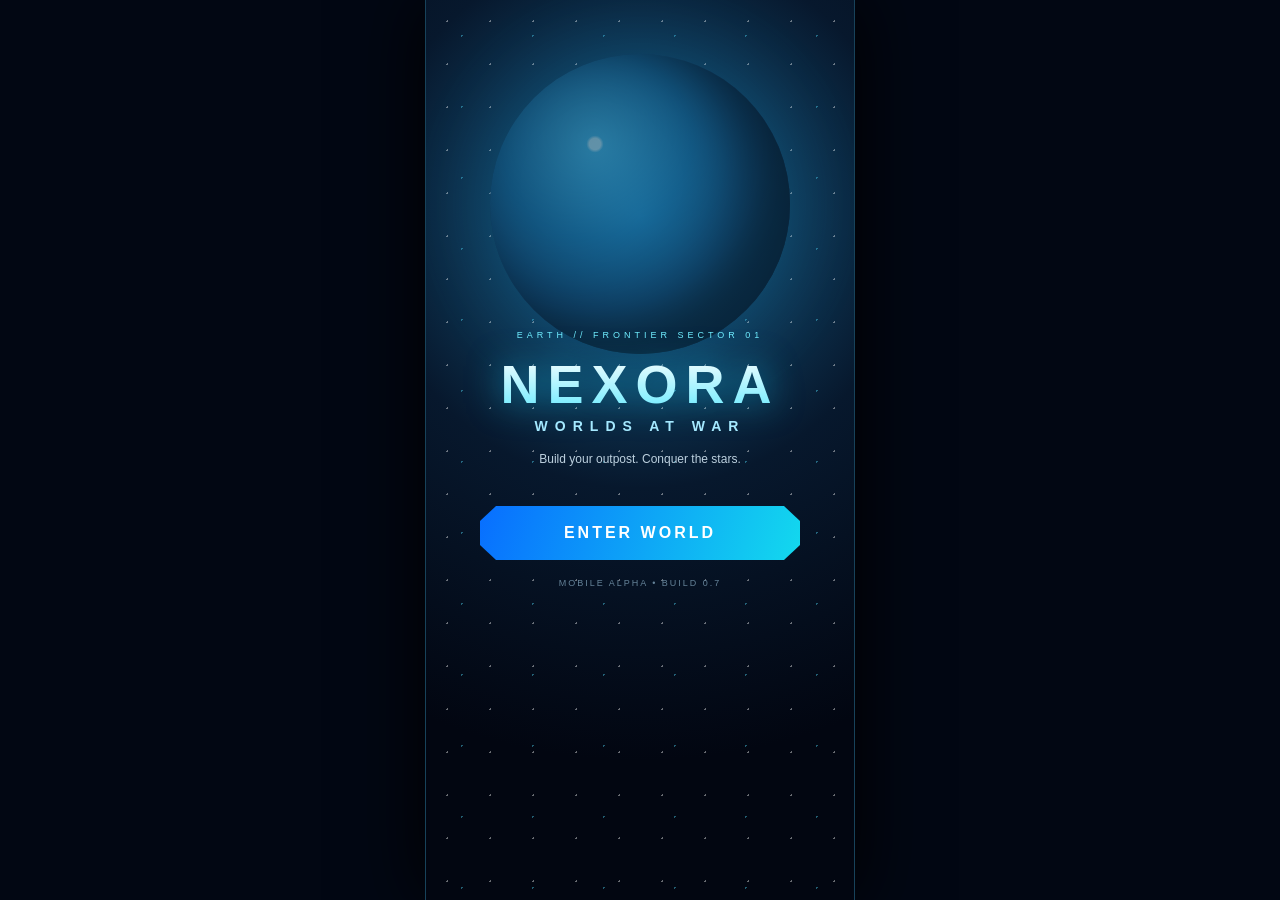
<file: index.html>
<!doctype html><html lang="en"><head><meta charset="utf-8"><meta name="viewport" content="width=device-width,initial-scale=1,maximum-scale=1,user-scalable=no"><meta name="theme-color" content="#04111f"><title>NEXORA: Worlds at War</title><link rel="stylesheet" href="web/style.css?v=10"><link rel="stylesheet" href="web/orbital.css?v=10"><link rel="stylesheet" href="web/luna.css?v=10"><style>#moonQuick{position:fixed;right:18px;top:116px;z-index:80;padding:13px 16px;border:1px solid #63e8ff;border-radius:16px;background:linear-gradient(135deg,#0863c9,#08c9e9);color:white;font-weight:900;letter-spacing:1px;box-shadow:0 0 24px #00d9ff88}#moonQuick small{display:block;font-size:8px;opacity:.8;letter-spacing:2px}.marsPrep{position:absolute;z-index:140;inset:0;background:radial-gradient(circle at 70% 25%,#6e2419,#160a0a 42%,#02050a 78%);color:#fff;display:flex;align-items:center;justify-content:center;padding:24px}.marsCard{width:min(92vw,430px);padding:22px;border:1px solid #ff805d;border-radius:24px;background:#160d0de8;box-shadow:0 0 40px #ff542b44}.marsPlanet{width:110px;height:110px;border-radius:50%;margin:0 auto 18px;background:radial-gradient(circle at 35% 30%,#ffad73,#c94c2d 38%,#672018 72%);box-shadow:0 0 38px #ff623f77}.marsCard small{color:#ff9a76;letter-spacing:2px}.marsCard h3{font-size:28px;margin:7px 0}.marsCard p{font-size:12px;color:#d9c5bd}.marsStats{display:grid;grid-template-columns:1fr 1fr;gap:8px;margin:14px 0}.marsStats span{padding:10px;border:1px solid #ff805d55;border-radius:12px;background:#28100d}.marsCard button{width:100%;padding:13px;margin-top:8px;font-weight:900}.marsReady{background:linear-gradient(90deg,#d94b25,#ff8a52);color:#fff}</style></head><body><main id="app"><section id="menu" class="screen active"><div class="stars"></div><div class="hero"><div class="eyebrow">EARTH // FRONTIER SECTOR 01</div><h1>NEXORA</h1><h2>WORLDS AT WAR</h2><p>Build your outpost. Conquer the stars.</p><button id="play" class="primary">ENTER WORLD</button><div class="version">MOBILE ALPHA • BUILD 0.7</div></div></section><section id="game" class="screen"><header class="hud"><div class="identity"><b>NEXORA</b><small id="locationLabel">EARTH • AURORA ISLAND</small></div><div class="resources"><span>⚙ <b id="metal">120</b></span><span>⚡ <b id="energy">80</b></span><span>◈ <b id="credits">250</b></span><span id="he3Hud" class="hidden">☢ <b id="he3">0</b></span></div></header><button id="moonQuick"><small>MISSION 02</small>🌕 FLY TO MOON</button><div id="world"><div class="sun"></div><div class="cloud c1"></div><div class="cloud c2"></div><div class="sea"></div><div class="farIsland"></div><div class="island"><div class="path"></div><div class="rock r1"></div><div class="rock r2"></div><div class="rock r3"></div><div id="player" class="player"><div class="backpack"></div><div class="helmet"><i></i></div><div class="body"><i></i></div><div class="legs"></div></div></div><div id="mission" class="mission"><span>MISSION 01</span><b>Explore Aurora Island</b><small>Prepare for the Lunar Frontier.</small></div><div id="toast" class="toast">Welcome to Aurora Island</div></div><div class="controls"><div id="stick" class="stick"><div id="knob" class="knob"></div></div><div class="actions"><button id="scan"><i>⌁</i>SCAN</button><button id="gather"><i>⚙</i>GATHER</button><button id="build" class="build"><i>⌂</i>BUILD</button></div></div><div id="orbitPanel" class="orbitPanel hidden"><div class="planet"></div><div class="orbitLine"></div><div class="ship">▲</div><small>EARTH ORBIT • 220 KM</small><b>ORBIT ACHIEVED</b><p>NXR-01 is ready for lunar transfer.</p><button id="moonMission">START LUNAR TRANSFER</button><button id="returnEarth">RETURN TO BASE</button></div><div id="moonPanel" class="orbitPanel moonPanel hidden"><div class="moon"></div><div class="ship lunarShip">▲</div><small>DESTINATION • LUNA</small><b>MOON APPROACH</b><p>NXR-L1 has reached lunar orbit. Begin descent.</p><div class="lunarStats"><span>384,400 KM</span><span>MISSION 02</span><span>READY</span></div><button id="landMoon">LAND ON LUNA</button><button id="returnOrbit">RETURN TO ORBIT</button></div><div id="lunaSurface" class="lunaSurface hidden"><div class="earthRise"></div><div class="lunaHorizon"></div><div class="crater cA"></div><div class="crater cB"></div><div class="lander"><i></i><b>NXR-L1</b></div><div id="he3Deposit" class="he3Deposit"><i></i><b>HE-3</b></div><div class="lunaAstronaut"><i></i></div><div id="lunaBase" class="lunaBase hidden"><i></i><b>LUNA-01</b></div><div class="lunaHud"><small>MISSION 02 • LUNAR SOUTH REGION</small><b id="lunaTitle">LUNAR FRONTIER</b><p id="lunaText">Scan the surface and locate Helium-3.</p><div class="lunaActions"><button id="scanMoon">SCAN SURFACE</button><button id="mineMoon" disabled>MINE HE-3</button><button id="deployLunaBase" disabled>BUILD LUNA-01</button><button id="marsProgram" class="hidden">UNLOCK MARS PROGRAM</button></div><button id="leaveMoon">RETURN TO ORBIT</button></div></div><div id="marsPrep" class="marsPrep hidden"><div class="marsCard"><div class="marsPlanet"></div><small>MISSION 03 • DEEP SPACE</small><h3>MARS PROGRAM</h3><p>LUNA-01 is online. Prepare NXR-02 for the first interplanetary transfer.</p><div class="marsStats"><span>Distance<br><b>225M KM</b></span><span>Ship<br><b>NXR-02</b></span><span>Fuel<br><b>HE-3</b></span><span>Status<br><b id="marsStatus">PREPARING</b></span></div><button id="prepareMars" class="marsReady">PREPARE NXR-02</button><button id="backLuna">BACK TO LUNA-01</button></div></div></section></main><script src="web/game.js?v=10"></script></body></html>
</file>
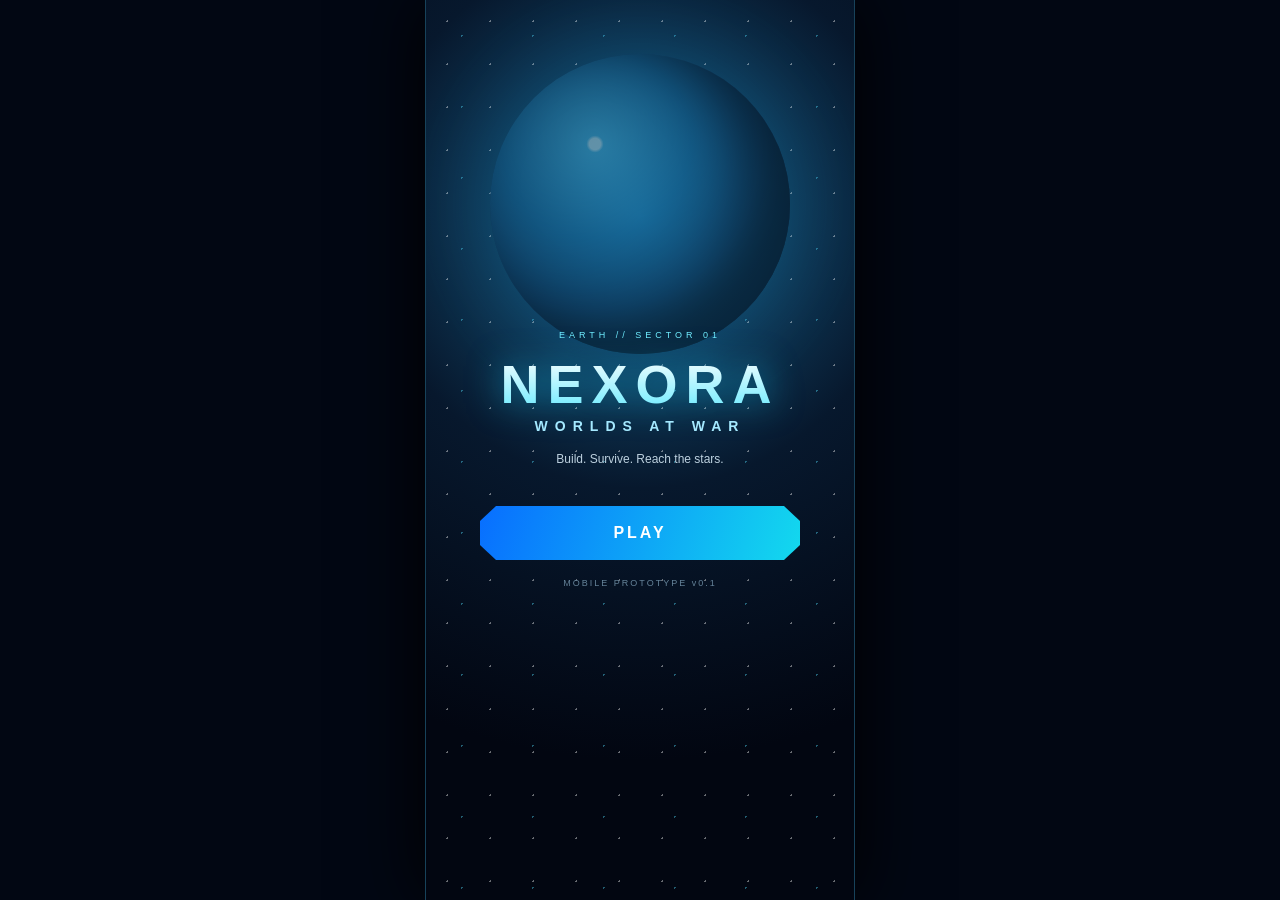
<file: web/index.html>
<!doctype html>
<html lang="en"><head><meta charset="utf-8"><meta name="viewport" content="width=device-width,initial-scale=1,maximum-scale=1,user-scalable=no"><meta name="theme-color" content="#071a2f"><title>NEXORA: Worlds at War</title><link rel="stylesheet" href="style.css"></head><body><main id="app"><section id="menu" class="screen active"><div class="stars"></div><div class="hero"><div class="eyebrow">EARTH // SECTOR 01</div><h1>NEXORA</h1><h2>WORLDS AT WAR</h2><p>Build. Survive. Reach the stars.</p><button id="play" class="primary">PLAY</button><div class="version">MOBILE PROTOTYPE v0.1</div></div></section><section id="game" class="screen"><div class="hud"><div><b>NEXORA</b><small> EARTH OUTPOST</small></div><div class="resources"><span>⚙ <b id="metal">120</b></span><span>⚡ <b id="energy">80</b></span><span>◈ <b id="credits">250</b></span></div></div><div id="world"><div class="sun"></div><div class="sea"></div><div class="island"><div class="rock r1"></div><div class="rock r2"></div><div class="tree t1">♠</div><div class="tree t2">♠</div><div class="tree t3">♠</div><div id="outpost" class="outpost hidden"><i></i><strong>OUTPOST</strong></div><div id="player" class="player"><div class="helmet"></div><div class="body"></div></div></div><div id="mission" class="mission">MISSION 01<br><b>Establish an Earth Outpost</b></div><div id="toast" class="toast">Welcome to NEXORA</div></div><div class="controls"><div id="stick" class="stick"><div id="knob" class="knob"></div></div><div class="actions"><button id="scan">SCAN</button><button id="gather">GATHER</button><button id="build" class="build">BUILD</button></div></div><div id="buildPanel" class="panel hidden"><div class="panelHead"><b>BUILD</b><button id="closeBuild">×</button></div><div class="card"><div class="buildingIcon">⌂</div><div><b>EARTH OUTPOST</b><small>First foothold on this world</small><span>Cost: ⚙ 60 &nbsp; ⚡ 30</span></div><button id="place">PLACE</button></div></div></section></main><script src="game.js"></script></body></html>
</file>
<file: web/style.css>
*{box-sizing:border-box;-webkit-tap-highlight-color:transparent}html,body{margin:0;width:100%;height:100%;background:#020713;color:#fff;font-family:Arial,Helvetica,sans-serif;overflow:hidden;touch-action:none}button{font:inherit;color:#fff;border:0}.screen{display:none;position:absolute;inset:0;min-height:100dvh;overflow:hidden}.screen.active{display:block}#menu{background:radial-gradient(circle at 50% 24%,#17618c,#07182d 38%,#020611 76%);text-align:center}.stars{position:absolute;inset:0;background-image:radial-gradient(#fff 1px,transparent 1px),radial-gradient(#53dfff 1px,transparent 1px);background-size:43px 43px,71px 71px;opacity:.4;animation:drift 20s linear infinite}.stars:after{content:'';position:absolute;width:300px;height:300px;border-radius:50%;left:50%;top:6%;transform:translateX(-50%);background:radial-gradient(circle at 35% 30%,#d7fbff 0 2%,#47bce8 3%,#1572a8 33%,#0b3a64 58%,#03111f 72%);box-shadow:0 0 90px #1abfff66,inset -38px -22px 55px #010710}.hero{position:absolute;z-index:2;left:18px;right:18px;top:15%;padding-top:195px}.eyebrow{font-size:9px;letter-spacing:4px;color:#70edff}.hero h1{font-size:54px;letter-spacing:8px;margin:13px 0 0;background:linear-gradient(#fff,#64eaff);-webkit-background-clip:text;color:transparent;filter:drop-shadow(0 0 17px #16cfff99)}.hero h2{font-size:14px;letter-spacing:7px;margin:3px 0 18px;color:#a8eaff}.hero p{color:#bdd1df;font-size:12px}.primary{margin-top:28px;width:min(320px,84vw);padding:18px;border-radius:5px;clip-path:polygon(5% 0,95% 0,100% 28%,100% 72%,95% 100%,5% 100%,0 72%,0 28%);background:linear-gradient(110deg,#086eff,#13d9ee);font-weight:900;letter-spacing:3px;box-shadow:0 0 32px #08a8ff66}.version{margin-top:18px;font-size:9px;color:#658399;letter-spacing:2px}.hud{position:absolute;z-index:20;top:0;left:0;right:0;padding:calc(10px + env(safe-area-inset-top)) 10px 10px;background:linear-gradient(#020b16f7,#061729cc,transparent);display:flex;justify-content:space-between;align-items:center}.identity{border-left:2px solid #29e1ff;padding:5px 8px;background:linear-gradient(90deg,#0a3854aa,transparent)}.identity b{display:block;color:#7deeff;letter-spacing:2px;font-size:12px}.identity small{font-size:6px;color:#a8becd;letter-spacing:1px}.resources{display:flex;gap:4px;font-size:9px}.resources span{background:#061b2eee;border:1px solid #24758e;border-radius:6px;padding:7px 5px;box-shadow:inset 0 0 10px #18d8ff22}.resources b{color:#fff}#world{position:absolute;inset:0;background:linear-gradient(#56bce6 0 27%,#bcebf2 40%,#1687ae 41%,#04597f 100%);perspective:600px}.sun{position:absolute;width:68px;height:68px;border-radius:50%;right:8%;top:15%;background:#fffde8;box-shadow:0 0 65px #fff,0 0 110px #ffe88a}.cloud{position:absolute;height:13px;width:80px;background:#fff9;border-radius:30px;filter:blur(2px)}.cloud:after{content:'';position:absolute;width:35px;height:25px;background:#fffb;border-radius:50%;left:20px;top:-12px}.c1{top:24%;left:8%;animation:cloud 17s linear infinite}.c2{top:31%;left:60%;transform:scale(.65);opacity:.7;animation:cloud 25s linear infinite}.sea{position:absolute;inset:40% 0 0;background:linear-gradient(#159fc2,#07577d 55%,#033e60);overflow:hidden}.sea:after{content:'';position:absolute;inset:0;background:repeating-linear-gradient(174deg,transparent 0 22px,#a7efff25 23px 25px);animation:waves 6s linear infinite}.farIsland{position:absolute;width:130px;height:28px;right:-15px;top:39%;background:#286d45;border-radius:50% 50% 10% 10%;box-shadow:0 -5px #dfce88;opacity:.7}.island{position:absolute;width:132%;height:53%;left:-16%;bottom:3%;border-radius:50% 50% 25% 25%;background:radial-gradient(ellipse at 50% 18%,#70ce62,#3c9a4b 45%,#1d6138 76%);box-shadow:0 -11px 0 #eed58d,0 -17px 25px #fff0a955,0 25px 60px #001b29}.path{position:absolute;width:35%;height:72%;left:40%;top:13%;background:linear-gradient(90deg,transparent,#c7b56b88,transparent);transform:rotate(10deg);border-radius:50%}.tree{position:absolute;width:18px;height:55px;background:#63452b;border-radius:7px;z-index:2;filter:drop-shadow(8px 9px 5px #173a2b88)}.tree:before,.tree:after,.tree i{content:'';position:absolute;width:58px;height:31px;background:#1c6638;border-radius:60% 40% 55% 45%;left:-22px;top:-5px;transform:rotate(-15deg)}.tree:after{transform:rotate(50deg);top:6px}.tree i{transform:rotate(110deg);top:0;background:#287e42}.t1{left:12%;top:25%}.t2{right:12%;top:31%;transform:scale(.85)}.t3{right:30%;top:11%;transform:scale(.7)}.rock{position:absolute;background:linear-gradient(145deg,#a8b9b7,#536d73);border-radius:55% 60% 35%;width:54px;height:35px;box-shadow:7px 8px 8px #143b2b88}.r1{left:27%;top:25%}.r2{right:20%;top:56%;width:37px;height:27px}.r3{left:16%;top:63%;width:31px;height:22px}.deposit{position:absolute;left:27%;top:35%;width:54px;height:43px;z-index:3;opacity:.45;transition:.3s}.deposit i{display:block;width:45px;height:29px;background:linear-gradient(145deg,#78939a,#294653);clip-path:polygon(15% 30%,35% 0,75% 12%,100% 55%,72% 100%,20% 87%,0 55%);border:2px solid #49e9ff}.deposit b{font-size:7px;color:#76edff;background:#052333dd;padding:2px 5px}.deposit.found{opacity:1;filter:drop-shadow(0 0 12px #42eaff)}.pulseDeposit{transform:scale(1.15)}.player{position:absolute;left:50%;top:55%;width:43px;height:79px;transform:translate(-50%,-50%);z-index:8;filter:drop-shadow(0 10px 5px #0008);transition:filter .1s}.helmet{position:relative;width:39px;height:34px;border:5px solid #eaf5f6;border-radius:48%;background:linear-gradient(145deg,#3b8097,#071925);z-index:3;box-shadow:inset 5px 3px 8px #7eeaff55}.helmet i{position:absolute;width:18px;height:7px;left:6px;top:8px;border-radius:50%;background:#54e8ff88;box-shadow:0 0 7px #45eaff}.body{position:relative;width:32px;height:38px;margin:-2px auto;background:linear-gradient(90deg,#9dacb0,#f5fbfb 48%,#98a9ae);border-radius:6px 6px 10px 10px;border-left:5px solid #7b8d92}.body i{position:absolute;width:19px;height:11px;left:4px;top:8px;background:#123848;border:1px solid #55eaff;border-radius:2px}.backpack{position:absolute;width:17px;height:35px;background:#526b72;left:-1px;top:31px;border-radius:5px}.legs{width:26px;height:13px;margin:auto;border-left:8px solid #d6e0e1;border-right:8px solid #aebdc0}.moving{filter:drop-shadow(0 12px 5px #0009) brightness(1.08)}.outpost,.generator{position:absolute;z-index:4;text-align:center}.outpost{left:57%;top:25%;width:102px;height:78px;background:linear-gradient(135deg,#eff8f8,#7899a2 58%,#3c6675);border:2px solid #5deaff;clip-path:polygon(12% 0,88% 0,100% 25%,100% 100%,0 100%,0 25%);box-shadow:0 0 25px #31d9ff}.outpost i{display:block;width:26px;height:43px;margin:-22px auto 0;background:linear-gradient(#76eaff,#173c4c);border-radius:20px 20px 3px 3px}.outpost em{display:block;width:55px;height:8px;margin:20px auto 5px;background:#123d4d;box-shadow:0 0 8px #55eaff}.outpost strong,.generator strong{font-size:7px;color:#092332}.generator{left:68%;top:48%;width:54px;height:54px;border:2px solid #6ceaff;border-radius:50%;background:radial-gradient(circle,#baf9ff 0 12%,#16b9e2 13% 25%,#123d53 27% 55%,#78949b 57%);box-shadow:0 0 22px #27e5ff}.generator i{position:absolute;inset:8px;border:1px solid #bffaff;border-radius:50%;animation:spin 3s linear infinite}.generator strong{position:absolute;top:58px;left:-5px;color:#b9f7ff}.mission{position:absolute;top:calc(72px + env(safe-area-inset-top));left:10px;max-width:260px;background:linear-gradient(100deg,#031628ef,#092b40dd);border:1px solid #1a718d;border-left:3px solid #27ddff;padding:9px 11px;z-index:10;clip-path:polygon(0 0,95% 0,100% 20%,100% 100%,0 100%);box-shadow:0 6px 20px #00111d99}.mission span{display:block;color:#58e8ff;font-size:7px;letter-spacing:2px}.mission b{display:block;font-size:10px;margin:3px 0}.mission small{display:block;color:#9fb6c5;font-size:7px}.toast{position:absolute;top:calc(139px + env(safe-area-inset-top));left:50%;transform:translateX(-50%);background:#031525ef;border:1px solid #38dff9;border-radius:18px;padding:8px 13px;font-size:9px;z-index:30;opacity:0;transition:.2s;white-space:nowrap;box-shadow:0 0 18px #17cfff55}.toast.show{opacity:1}.radar{position:absolute;right:10px;top:calc(80px + env(safe-area-inset-top));width:55px;height:55px;border:1px solid #5ceaff88;border-radius:50%;z-index:8;background:repeating-radial-gradient(circle,#0a4d5e44 0 1px,transparent 2px 11px)}.radar:before,.radar:after{content:'';position:absolute;background:#6ceaff55}.radar:before{width:1px;height:100%;left:50%}.radar:after{height:1px;width:100%;top:50%}.radar i{position:absolute;left:50%;top:50%;width:25px;height:1px;background:#65f2ff;transform-origin:left;animation:spin 2.5s linear infinite}.radar span{position:absolute;right:-2px;bottom:-3px;font-size:7px;color:#74efff}.controls{position:absolute;z-index:15;bottom:calc(19px + env(safe-area-inset-bottom));left:17px;right:17px;display:flex;align-items:flex-end;justify-content:space-between}.stick{width:116px;height:116px;border-radius:50%;background:radial-gradient(circle,#0a314366,#061723aa);border:1px solid #8aefff88;position:relative;box-shadow:inset 0 0 25px #36dfff22}.stick:before,.stick:after{content:'';position:absolute;background:#8aefff22}.stick:before{width:1px;height:80%;left:50%;top:10%}.stick:after{height:1px;width:80%;top:50%;left:10%}.knob{width:52px;height:52px;border-radius:50%;background:radial-gradient(circle at 35% 30%,#d7fcffbb,#55dff477);border:2px solid #d9fbff;position:absolute;left:31px;top:31px;box-shadow:0 0 18px #56eaff88}.actions{display:grid;grid-template-columns:repeat(2,62px);gap:8px}.actions button{height:58px;border-radius:50%;background:radial-gradient(circle at 35% 30%,#174c67ee,#061c2ddd);border:1px solid #6eeaff;font-size:7px;font-weight:bold;box-shadow:0 0 14px #0bcfff33}.actions button i{display:block;font-style:normal;font-size:16px;color:#83f0ff}.actions .build{grid-column:2;height:71px;background:radial-gradient(circle at 35% 25%,#20b9f0,#0759a8);box-shadow:0 0 22px #0daeff88}.panel{position:absolute;z-index:40;left:10px;right:10px;bottom:calc(12px + env(safe-area-inset-bottom));background:linear-gradient(145deg,#071a2bfa,#04101cfa);border:1px solid #2f93b1;border-radius:16px;padding:13px;box-shadow:0 0 35px #00101ddd;backdrop-filter:blur(12px)}.panelHead{display:flex;justify-content:space-between;align-items:center;color:#70eaff;margin-bottom:10px}.panelHead small,.panelHead b{display:block}.panelHead small{font-size:7px;letter-spacing:2px}.panelHead b{font-size:12px;letter-spacing:1px}.panelHead button{background:none;font-size:27px}.buildGrid{display:grid;gap:7px}.card{display:grid;grid-template-columns:48px 1fr auto;align-items:center;gap:9px;background:linear-gradient(120deg,#0c2c40,#081e2d);padding:9px;border:1px solid #1d5369;border-radius:10px}.buildingIcon{font-size:30px;color:#70eaff;text-align:center}.card small,.card span{display:block;font-size:8px;color:#9cb8c5;margin-top:3px}.card button{background:linear-gradient(100deg,#087fd3,#0cb9d5);padding:9px 7px;border-radius:6px;font-size:8px;font-weight:bold}.card.locked{opacity:.42}.hidden{display:none!important}@keyframes drift{to{background-position:43px 43px,71px 71px}}@keyframes waves{to{transform:translateY(25px)}}@keyframes cloud{from{transform:translateX(-120px)}to{transform:translateX(470px)}}@keyframes spin{to{transform:rotate(360deg)}}@media(min-width:700px){.screen{left:50%;width:430px;transform:translateX(-50%);border-left:1px solid #17425a;border-right:1px solid #17425a;box-shadow:0 0 70px #000}}
</file>
<file: web/orbital.css>
.outpost,.generator,.spaceport,.rocket{position:absolute;z-index:4;text-align:center}.spaceport{left:42%;top:18%;width:105px;height:55px;background:linear-gradient(145deg,#839aa2,#263e4c);border:2px solid #62ecff;clip-path:polygon(10% 15%,90% 15%,100% 100%,0 100%);box-shadow:0 0 22px #2ae1ff66}.spaceport i{position:absolute;width:66px;height:5px;background:#8af4ff;left:18px;top:14px;box-shadow:0 18px #173c4d}.spaceport em{position:absolute;width:18px;height:24px;background:#163849;right:12px;bottom:4px}.spaceport strong,.rocket strong{font-size:7px;color:#b9f7ff}.spaceport strong{position:absolute;left:26px;bottom:-13px}.rocket{left:50%;top:6%;width:32px;height:92px;filter:drop-shadow(0 0 10px #70edff)}.rocket i{display:block;width:28px;height:70px;background:linear-gradient(90deg,#91a8ad,#fff 48%,#81979d);clip-path:polygon(50% 0,85% 22%,100% 82%,70% 100%,30% 100%,0 82%,15% 22%)}.rocket em{display:block;width:10px;height:18px;margin:-5px auto;background:linear-gradient(#ffef91,#ff7a22,#35dfff);clip-path:polygon(0 0,100% 0,50% 100%);animation:flame .2s alternate infinite}.rocket strong{display:block;margin-top:2px}.rocket.launching{animation:launch .9s ease-in forwards}.techButton{position:absolute;z-index:12;right:10px;top:145px;padding:8px 10px;background:linear-gradient(90deg,#5823a9,#08aeea);border:1px solid #8befff;clip-path:polygon(8% 0,100% 0,100% 75%,92% 100%,0 100%,0 25%);font-size:8px;font-weight:900;letter-spacing:1px}.card.complete{border-color:#8c6cff;box-shadow:inset 0 0 18px #754cff44}.orbitPanel{position:absolute;z-index:100;inset:0;background:radial-gradient(circle at 50% 58%,#113c67,#020714 45%,#000 80%);text-align:center;padding-top:13vh;overflow:hidden}.orbitPanel:before{content:'';position:absolute;inset:0;background-image:radial-gradient(#fff 1px,transparent 1px);background-size:31px 31px;opacity:.35}.planet{position:relative;margin:auto;width:230px;height:230px;border-radius:50%;background:radial-gradient(circle at 35% 25%,#8df3ff,#1689bd 28%,#175e85 50%,#08263f 72%);box-shadow:0 0 70px #28bfff55;z-index:2}.orbitLine{position:absolute;width:330px;height:120px;border:1px solid #75eaff99;border-radius:50%;left:50%;top:26vh;transform:translateX(-50%) rotate(-15deg);z-index:3}.ship{position:absolute;z-index:4;left:75%;top:31vh;color:#fff;font-size:26px;transform:rotate(35deg);filter:drop-shadow(0 0 9px #67eaff);animation:shipPulse 1s alternate infinite}.orbitPanel small,.orbitPanel b,.orbitPanel p,.orbitPanel button,.lunarStats{position:relative;z-index:5}.orbitPanel small{display:block;margin-top:22px;color:#69eaff;font-size:9px;letter-spacing:3px}.orbitPanel b{display:block;font-size:24px;letter-spacing:3px;margin-top:8px}.orbitPanel p{font-size:11px;color:#abc6d8;padding:0 28px}.orbitPanel button{display:block;margin:10px auto 0;padding:12px 20px;background:linear-gradient(90deg,#075dcc,#16cde3);font-weight:bold;letter-spacing:1px}.orbitPanel #returnEarth,.moonPanel #returnOrbit{background:#071626;border:1px solid #37637a;color:#9fc5d8}.moonPanel{background:radial-gradient(circle at 50% 40%,#222b42,#060813 48%,#000 80%)}.moon{position:relative;z-index:2;width:235px;height:235px;margin:auto;border-radius:50%;background:radial-gradient(circle at 34% 28%,#f4f5f7 0 7%,transparent 8%),radial-gradient(circle at 67% 40%,#777b83 0 8%,transparent 9%),radial-gradient(circle at 40% 67%,#8b8f97 0 10%,transparent 11%),radial-gradient(circle at 70% 72%,#555a63 0 5%,transparent 6%),radial-gradient(circle at 35% 30%,#dfe2e5,#9298a0 50%,#444a54 78%);box-shadow:inset -35px -18px 55px #171b25,0 0 70px #aab5c633}.lunarShip{left:73%;top:25%;color:#c9f7ff}.lunarStats{display:flex;justify-content:center;gap:7px;margin:14px 12px}.lunarStats span{font-size:8px;letter-spacing:1px;padding:7px 8px;border:1px solid #46657a;background:#07111dcc;color:#bcecff;border-radius:4px}@keyframes flame{to{transform:scaleY(1.35)}}@keyframes launch{to{transform:translateY(-600px) scale(.45);opacity:0}}@keyframes shipPulse{to{filter:drop-shadow(0 0 20px #67eaff)}}
</file>
<file: web/luna.css>
.lunaSurface{position:absolute;z-index:120;inset:0;overflow:hidden;background:radial-gradient(circle at 78% 12%,#172239 0,#070b14 34%,#010205 72%);color:#fff}.lunaSurface:before{content:'';position:absolute;inset:0;background-image:radial-gradient(#fff 1px,transparent 1px);background-size:37px 37px;opacity:.28}.earthRise{position:absolute;width:72px;height:72px;border-radius:50%;right:12%;top:10%;background:radial-gradient(circle at 35% 30%,#d9ffff 0,#4fc9ef 17%,#176eb3 45%,#0b315e 67%);box-shadow:0 0 28px #48c9ff99}.lunaHorizon{position:absolute;left:-15%;right:-15%;bottom:-15%;height:66%;border-radius:50% 50% 0 0;background:radial-gradient(ellipse at 48% 8%,#c6cbd2 0,#777c86 22%,#454a54 49%,#252933 75%)}.crater{position:absolute;border-radius:50%;border:3px solid #656b75;background:#33384388;box-shadow:inset 7px 8px 14px #16191f}.cA{width:92px;height:32px;left:8%;bottom:18%}.cB{width:130px;height:42px;right:3%;bottom:28%}.lander{position:absolute;left:13%;bottom:31%;width:78px;height:70px;z-index:4;text-align:center}.lander i{display:block;margin:auto;width:46px;height:45px;background:linear-gradient(135deg,#f1f5f7,#77818b);clip-path:polygon(25% 0,75% 0,100% 75%,78% 75%,68% 100%,58% 75%,42% 75%,32% 100%,22% 75%,0 75%)}.lander b,.lunaBase b,.he3Deposit b{font-size:8px;color:#9defff}.lunaAstronaut{position:absolute;left:51%;bottom:32%;width:24px;height:50px;z-index:5}.lunaAstronaut:before{content:'';display:block;margin:auto;width:22px;height:22px;border-radius:50%;background:linear-gradient(145deg,#fff,#9ea8b2);box-shadow:inset 0 0 0 5px #16293a,0 0 12px #7deaff}.lunaAstronaut i{display:block;margin:auto;width:18px;height:25px;background:#e7edf1;border-radius:6px}.he3Deposit{position:absolute;right:14%;bottom:34%;z-index:5;width:58px;height:34px;opacity:.25;filter:grayscale(1);transition:.35s}.he3Deposit i{display:block;width:58px;height:28px;border-radius:50%;background:radial-gradient(circle,#baffff 0,#27e6dd 20%,#155e6d 48%,#26333a 70%);box-shadow:inset 0 -7px 10px #07151a}.he3Deposit b{display:block;text-align:center;margin-top:3px}.he3Deposit.found{opacity:1;filter:none}.he3Deposit.found i{box-shadow:0 0 22px #39fff0,inset 0 -7px 10px #07151a}.he3Deposit.pulse{transform:scale(1.18)}.lunaBase{position:absolute;right:12%;bottom:31%;z-index:6;width:105px;height:55px;border:2px solid #5eeaff;background:linear-gradient(145deg,#b9c5ca,#334553);clip-path:polygon(12% 0,88% 0,100% 72%,80% 100%,20% 100%,0 72%);box-shadow:0 0 24px #35dfff88}.lunaBase i{position:absolute;width:28px;height:28px;border-radius:50%;left:37px;top:10px;background:#163a50;border:2px solid #8cf4ff}.lunaBase b{position:absolute;bottom:-15px;left:26px}.lunaHud{position:absolute;z-index:8;left:12px;right:12px;bottom:max(20px,env(safe-area-inset-bottom));padding:14px;background:linear-gradient(135deg,#07101df2,#102c3ef2);border:1px solid #53dfffa0;backdrop-filter:blur(10px);clip-path:polygon(0 0,96% 0,100% 18%,100% 100%,4% 100%,0 82%)}.lunaHud small{color:#62e9ff;font-size:8px;letter-spacing:2px}.lunaHud b{display:block;margin-top:4px;font-size:20px;letter-spacing:2px}.lunaHud p{font-size:10px;color:#bac9d4}.lunaActions{display:grid;grid-template-columns:1fr 1fr 1fr;gap:6px;margin-bottom:7px}.lunaHud button{padding:11px 8px;background:linear-gradient(90deg,#0877c8,#12d7e7);font-size:8px;font-weight:900;border-radius:8px}.lunaHud button:disabled{opacity:.3;filter:grayscale(1)}.lunaBase.online{animation:lunaOnline .8s ease-out}@keyframes lunaOnline{0%{transform:scale(.4);opacity:0}70%{transform:scale(1.1)}100%{transform:scale(1);opacity:1}}
</file>
